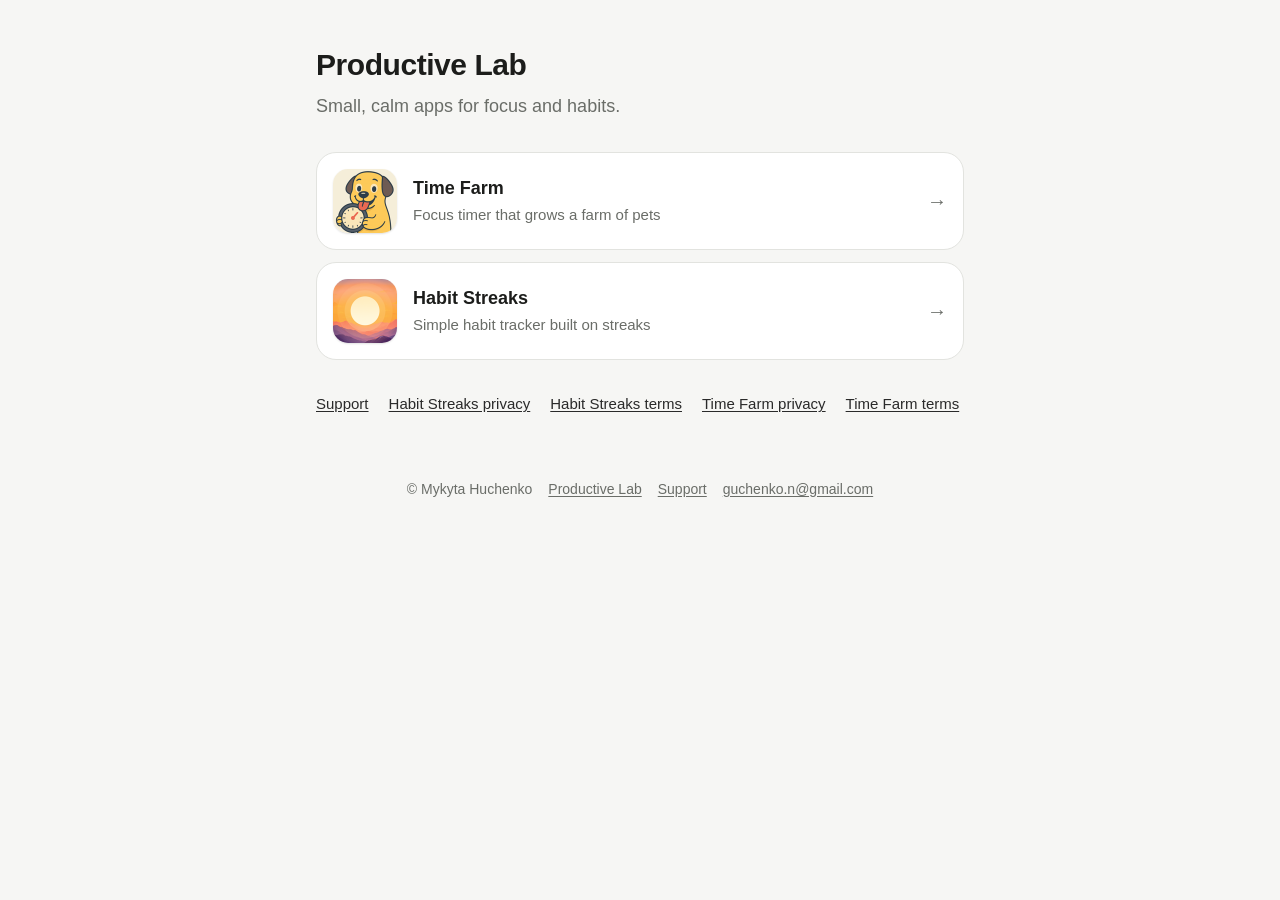
<file: index.html>
<!doctype html>
<html lang="en">
<head>
<meta charset="utf-8">
<meta name="viewport" content="width=device-width,initial-scale=1">
<title>Productive Lab</title>
<meta name="description" content="Small, calm apps for focus and habits by Mykyta Huchenko.">
<link rel="icon" href="/assets/icons/habit-streaks.png">
<link rel="stylesheet" href="/assets/site.css">
</head>
<body>
<main>
  <h1>Productive Lab</h1>
  <p class="lead">Small, calm apps for focus and habits.</p>
  <div class="apps">
    <a class="app" href="https://timefarm.productive-lab.com/">
      <img src="/assets/icons/time-farm.png" alt="">
      <div><strong>Time Farm</strong><span>Focus timer that grows a farm of pets</span></div>
      <span class="go" aria-hidden="true">→</span>
    </a>
    <a class="app" href="https://habit-streaks.productive-lab.com/">
      <img src="/assets/icons/habit-streaks.png" alt="">
      <div><strong>Habit Streaks</strong><span>Simple habit tracker built on streaks</span></div>
      <span class="go" aria-hidden="true">→</span>
    </a>
  </div>
  <p class="links">
    <a href="https://support.productive-lab.com/">Support</a>
    <a href="https://habit-streaks.productive-lab.com/privacy/">Habit Streaks privacy</a>
    <a href="https://habit-streaks.productive-lab.com/terms/">Habit Streaks terms</a>
    <a href="https://timefarm.productive-lab.com/privacy/">Time Farm privacy</a>
    <a href="https://timefarm.productive-lab.com/terms/">Time Farm terms</a>
  </p>
</main>
<footer>
  <span>© Mykyta Huchenko</span>
  <a href="/">Productive Lab</a>
  <a href="https://support.productive-lab.com/">Support</a>
  <a href="mailto:guchenko.n@gmail.com">guchenko.n@gmail.com</a>
</footer>
</body>
</html>
</file>
<file: assets/site.css>
:root {
  --bg: #f6f6f4; --surface: #fff; --text: #1c1d1b; --muted: #6a6d68; --border: #e2e3df;
  --field: #f3f3f1; --accent: #2a2a2a; --accent-ink: #fff; --link: #2a2a2a;
  color-scheme: light;
}
@media (prefers-color-scheme: dark) {
  :root:not([data-theme="light"]) {
    --bg: #111211; --surface: #1c1d1b; --text: #ecedea; --muted: #a2a59f; --border: #2e302c;
    --field: #252724; --accent: #f1f1ef; --accent-ink: #111; --link: #f1f1ef;
    color-scheme: dark;
  }
}

* { box-sizing: border-box; }
html { -webkit-text-size-adjust: 100%; }
body { margin: 0; background: var(--bg); color: var(--text); font: 16px/1.55 -apple-system, BlinkMacSystemFont, "Segoe UI", Roboto, sans-serif; }
a { color: var(--link); text-underline-offset: 2px; }
main { max-width: 680px; margin: 0 auto; padding: 48px 16px 40px; }

.top { display: flex; justify-content: space-between; align-items: center; gap: 12px; max-width: 680px; margin: 0 auto; padding: 20px 16px 0; font-size: 15px; }
.top a { text-decoration: none; }
.top .home { font-weight: 700; color: var(--text); }
.top .home img { width: 28px; height: 28px; border-radius: 7px; vertical-align: middle; margin-right: 8px; }
.top nav { display: flex; gap: 16px; }
.top nav a { color: var(--muted); }
.top nav a:hover { color: var(--text); }

h1 { margin: 0; font-size: 30px; line-height: 1.15; letter-spacing: -.015em; }
.lead { margin: 10px 0 32px; color: var(--muted); font-size: 18px; }

.apps { display: grid; gap: 12px; }
.app { display: flex; align-items: center; gap: 16px; padding: 16px; background: var(--surface); border: 1px solid var(--border); border-radius: 20px; text-decoration: none; color: inherit; transition: border-color .15s, transform .15s; }
.app:hover { border-color: var(--muted); transform: translateY(-1px); }
.app img { width: 64px; height: 64px; border-radius: 15px; flex: none; box-shadow: 0 1px 2px rgb(0 0 0 / .12); }
.app strong { display: block; font-size: 18px; }
.app span { color: var(--muted); font-size: 15px; }
.app .go { margin-left: auto; color: var(--muted); font-size: 20px; }

.links { margin-top: 32px; display: flex; flex-wrap: wrap; gap: 8px 20px; color: var(--muted); font-size: 15px; }

.legal { background: var(--surface); border: 1px solid var(--border); border-radius: 20px; padding: 32px 36px; font-size: 17px; line-height: 1.65; overflow-wrap: anywhere; }
.legal h1 { font-size: 32px; margin-bottom: 6px; }
.legal .meta { margin: 0 0 24px; color: var(--muted); font-size: 15px; }
.legal h2 { font-size: 20px; line-height: 1.3; margin: 32px 0 8px; }
.legal p, .legal ul { margin: 0 0 14px; }
.legal li { margin: 6px 0; }

footer { max-width: 680px; margin: 0 auto; padding: 8px 16px 40px; color: var(--muted); font-size: 14px; display: flex; flex-wrap: wrap; gap: 6px 16px; justify-content: center; }
footer a { color: inherit; }

@media (max-width: 480px) {
  main { padding-top: 32px; }
  h1 { font-size: 26px; }
  .legal { padding: 22px 18px; border-radius: 18px; font-size: 16px; }
  .legal h1 { font-size: 26px; }
}
</file>
